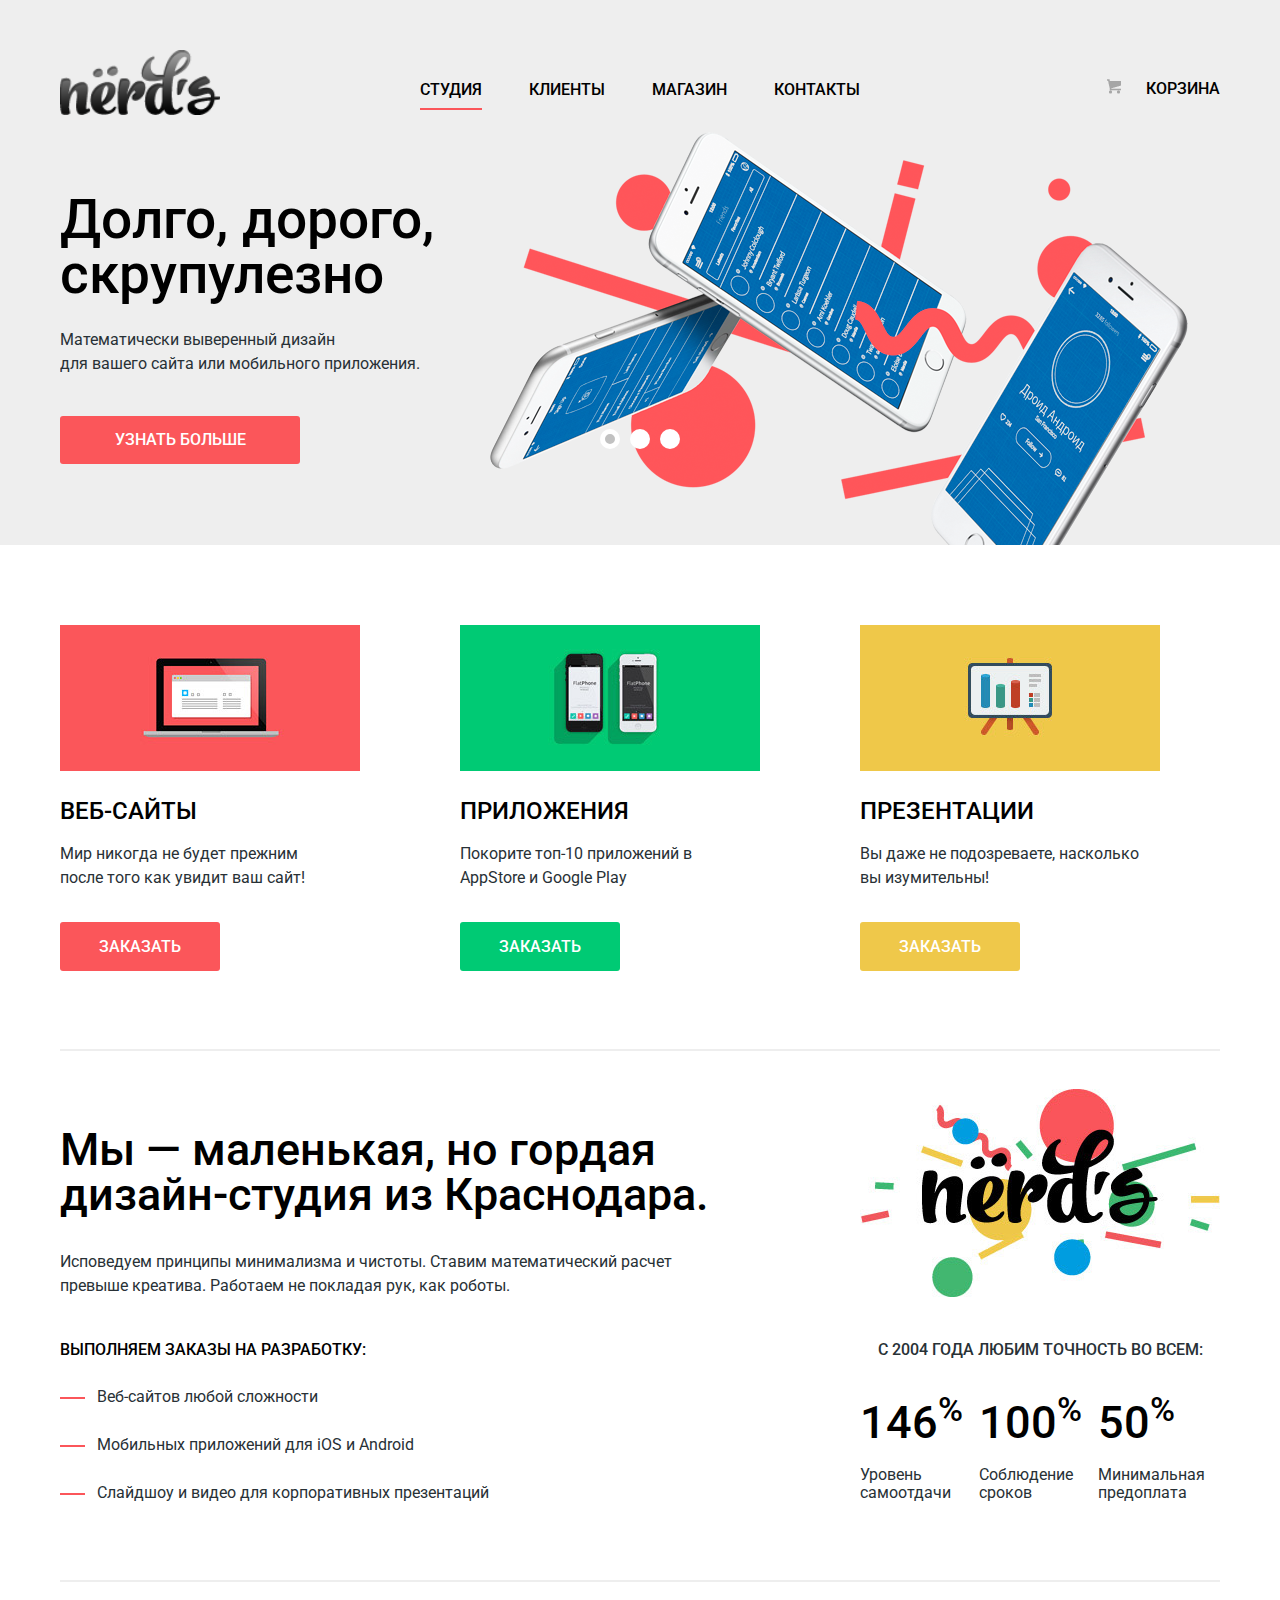
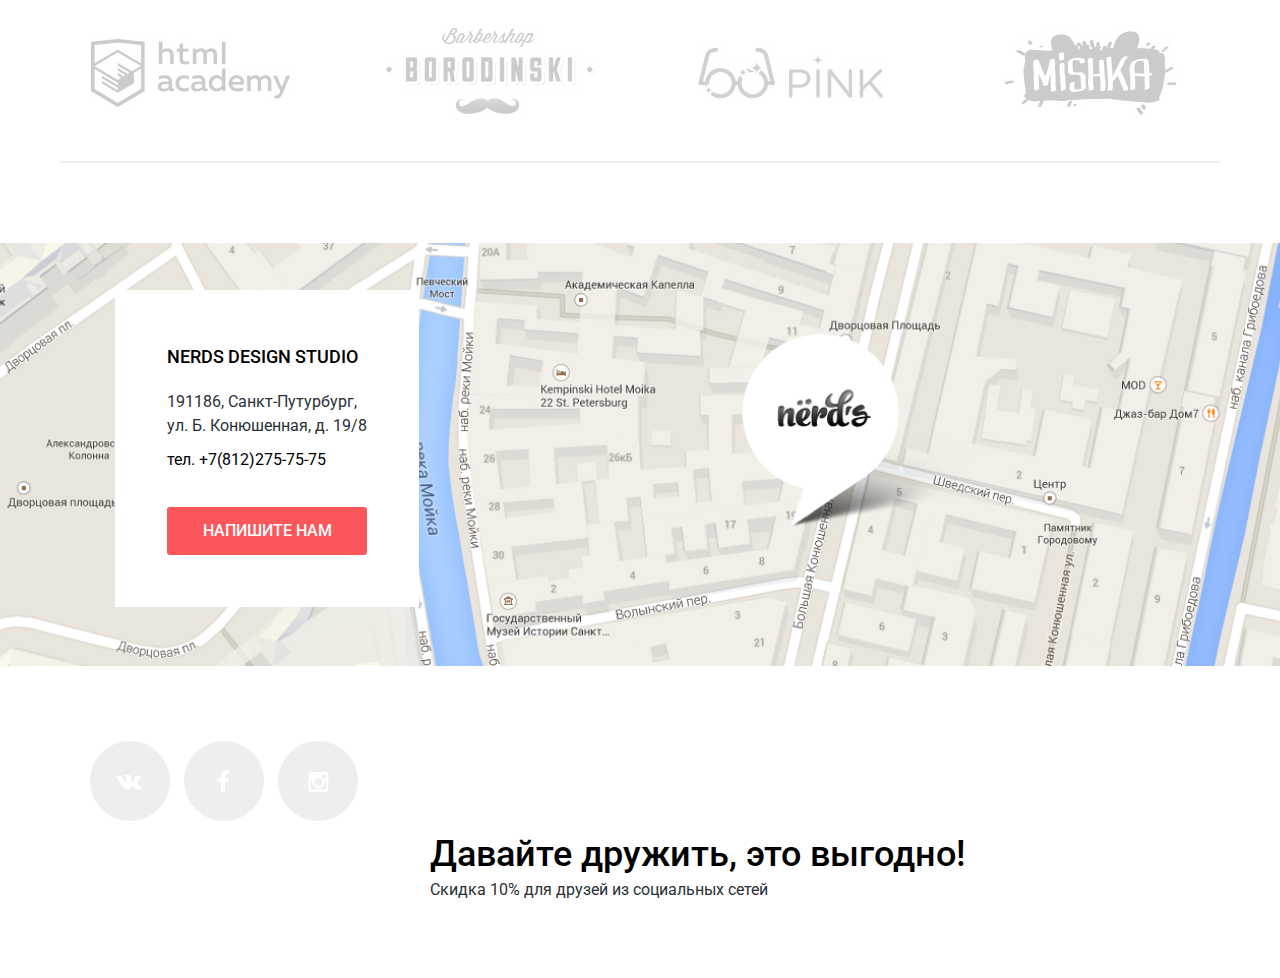
<file: index.html>
<!DOCTYPE html>
<html lang="ru">
<head>
  <meta charset="utf-8">
  <title>Nerds</title>
  <link href="https://fonts.googleapis.com/css?family=Roboto:400,500&subset=latin,cyrillic" rel="stylesheet">
  <link href="css/normalize.css" rel="stylesheet">
  <link href="css/style-min.css" rel="stylesheet">
</head>
<body>
  <header class="main-header">
    <div class="container">
      <div class="header-top clearfix">
        <div class="header-logo">
          <img src="img/logo.png" width="160" height="65" alt="logo nerds">
        </div>
        <nav class="main-menu">
          <ul>
            <li>
              <span class="active-page">Студия</span>
            </li>
            <li>
              <a href="#">Клиенты</a>
            </li>
            <li>
              <a href="catalog.html">Магазин</a>
            </li>
            <li>
              <a href="#">Контакты</a>
            </li>
          </ul>
        </nav>
        <div class="header-basket">
          <a href="#" class="icon">Корзина</a>
        </div>
      </div>
      <section class="slider">
        <input type="radio" id="btn-1" name="toggle" checked>
        <input type="radio" id="btn-2" name="toggle">
        <input type="radio" id="btn-3" name="toggle">
        <div class="slider-controls">
          <label for="btn-1"></label>
          <label for="btn-2"></label>
          <label for="btn-3"></label>
        </div>
        <div class="slides">
          <div class="slide">
            <div class="slide-text-1">
              <div class="slide-title">
                  Долго, дорого, скрупулезно
              </div>
              <p>Математически выверенный дизайн<br>
               для вашего сайта или мобильного приложения.</p>
              <a class="btn" href="#">Узнать больше</a>
            </div>
          </div>
          <div class="slide">
            <div class="slide-text-2">
              <div class="slide-title">
                Любим математику,
                как никто другой
              </div>
              <p>Никакого креатива, только математические формулы
              для расчета идеальных пропорций.
              </p>
              <a class="btn" href="#">Узнать больше</a>
            </div>
          </div>
          <div class="slide">
            <div class="slide-text-3">
              <div class="slide-title">
                  Только ночь,
                  только хардкор.
              </div>
              <p>Работать днем, как все? Мы против этого.
                Ближе к полуночи работа только начинается.</p>
              <a class="btn" href="#">Узнать больше</a>
            </div>
          </div>
        </div>
      </section>
    </div>
  </header>
  <main>
    <div class="container">
      <section class="main-services clearfix">
        <div class="service">
          <img src="img/services-1.jpg" width="300" height="146" alt="Веб-сайты">
          <div class="info">
            <h3>Веб-сайты</h3>
            <p>Мир никогда не будет прежним
              после того как увидит ваш сайт!</p>
            <a href="#" class="btn">Заказать</a>
          </div>
        </div>
        <div class="service">
          <img src="img/services-2.jpg" width="300" height="146" alt="Приложения">
          <div class="info">
            <h3>Приложения</h3>
            <p>Покорите топ-10 приложений
              в AppStore и Google Play</p>
            <a href="#" class="btn">Заказать</a>
          </div>
        </div>
        <div class="service">
          <img src="img/services-3.jpg" width="300" height="146" alt="Презентации">
          <div class="info">
            <h3>Презентации</h3>
            <p>Вы даже не подозреваете,
              насколько вы изумительны!</p>
            <a href="#" class="btn">Заказать</a>
          </div>
        </div>
      </section>
      <section class="about-us clearfix">
        <div class="column-left">
          <h2>Мы &#8212; маленькая, но гордая дизайн-студия из Краснодара.</h2>
          <p>Исповедуем принципы минимализма и чистоты. Ставим математический расчет превыше креатива. Работаем не покладая рук, как роботы.</p>
          <h3>Выполняем заказы на разработку:</h3>
          <ul>
            <li>Веб-сайтов любой сложности</li>
            <li>Мобильных приложений для iOS и Android</li>
            <li>Слайдшоу и видео для корпоративных презентаций</li>
          </ul>
        </div>
        <div class="column-right">
          <img src="img/main-logo.jpg" width="360" height="208" alt="nerds">
          <h3>С 2004 года любим точность во всем:</h3>
          <ul>
            <li>
              <span class="percent">146<sup>%</sup></span>
              <span class="text">Уровень самоотдачи</span>
            </li>
            <li>
              <span class="percent">100<sup>%</sup></span>
              <span class="text">Соблюдение сроков</span>
            </li>
            <li>
              <span class="percent">50<sup>%</sup></span>
              <span class="text">Минимальная предоплата</span>
            </li>
          </ul>
        </div>
      </section>
      <section class="main-brends clearfix">
        <a href="https://htmlacademy.ru">
          <img src="img/brend-1.jpg" width="199" height="68" alt="HTML Academy">
        </a>
        <a href="http://barbershop.websciurus.com/">
          <img src="img/brend-2.jpg" width="209" height="90" alt="Borodinski">
        </a>
        <a href="https://pink.ua/">
          <img src="img/brend-3.jpg" width="185" height="52" alt="Pink">
        </a>
        <a href="https://fuckomako.github.io/">
          <img src="img/brend-4.jpg" width="173" height="84" alt="Mishka">
        </a>
      </section>
    </div>
    <section class="main-contacts">
      <iframe src="https://www.google.com/maps/embed?pb=!1m18!1m12!1m3!1d1998.599104365163!2d30.320894616160455!3d59.938794181876176!2m3!1f0!2f0!3f0!3m2!1i1024!2i768!4f13.1!3m3!1m2!1s0x4696310fca5ba729%3A0xea9c53d4493c879f!2z0JHQvtC70YzRiNCw0Y8g0JrQvtC90Y7RiNC10L3QvdCw0Y8g0YPQuy4sIDE5LCDQodCw0L3QutGCLdCf0LXRgtC10YDQsdGD0YDQsywg0KDQvtGB0YHQuNGPLCAxOTExODY!5e0!3m2!1sru!2sua!4v1489349432621" width="100%" height="416" frameborder="0" style="border:0" allowfullscreen></iframe>
      <div class="contacts">
        <h3>Nerds design studio</h3>
        <p>
            191186, Санкт-Путурбург,<br>
            ул. Б. Конюшенная, д. 19/8
        </p>
        <a href="tel:+78122757575" class="phone">
            тел. +7(812)275-75-75
        </a>
        <a href="#" class="btn-contacts">Напишите нам</a>
      </div>
    </section>
    <section class="popup clearfix">
      <form action="#" method="post">
        <fieldset>
          <legend>Напишите нам</legend>
          <div class="left">
            <label for="name">Ваше имя:</label>
            <input type="text" name="name" id="name" required placeholder="Представьтесь, пожалуйста" autofocus>
          </div>
          <div class="right">
            <label for="email">Ваш e-mail:</label>
            <input type="email" name="email" id="email" required placeholder="Для отправки ответа" pattern="[a-z0-9._%+-]+@[a-z0-9.-]+\.[a-z]{2,4}$" >
          </div>
          <div class="message">
            <label for="message">Текст письма:</label>
            <textarea name="message" id="message" required placeholder="В свободной форме" rows="5"></textarea>
          </div>
          <input type="submit" value="Отправить" class="btn">
          <button type="button" class="icon btn-close">Закрыть</button>
        </fieldset>
      </form>
    </section>
  </main>
  <footer class="main-footer">
    <div class="container clearfix">
      <section class="social">
        <a href="https://vk.com" class="icon social-vk">Вконтакте</a>
        <a href="https://facebook.com" class="icon social-fb">Фейсбук</a>
        <a href="https://instagram.com" class="icon social-inst">Инстаграм</a>
      </section>
      <section class="footer-info">
        <h2>Давайте дружить, это выгодно!</h2>
        <p>Скидка 10% для друзей из социальных сетей</p>
      </section>
    </div>
  </footer>
  <script src="js/main-min.js"></script>
</body>
</html>
</file>
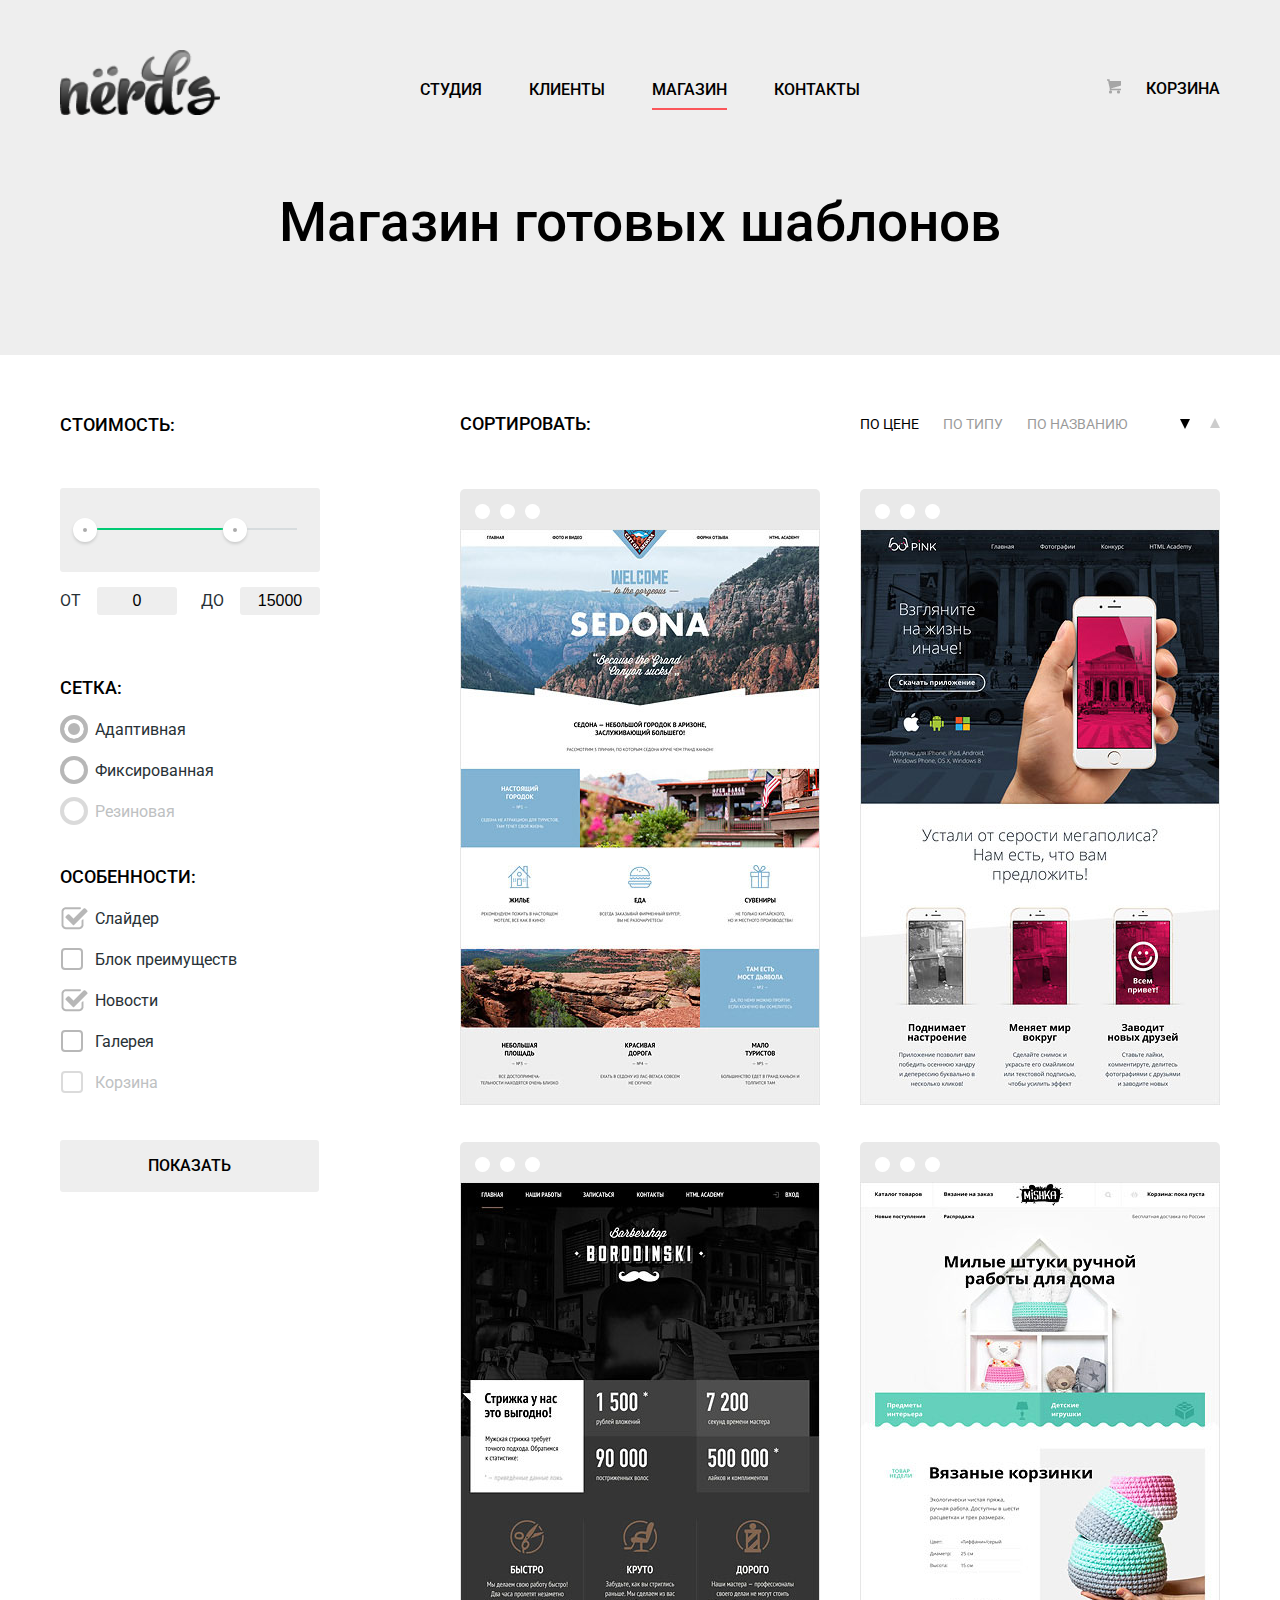
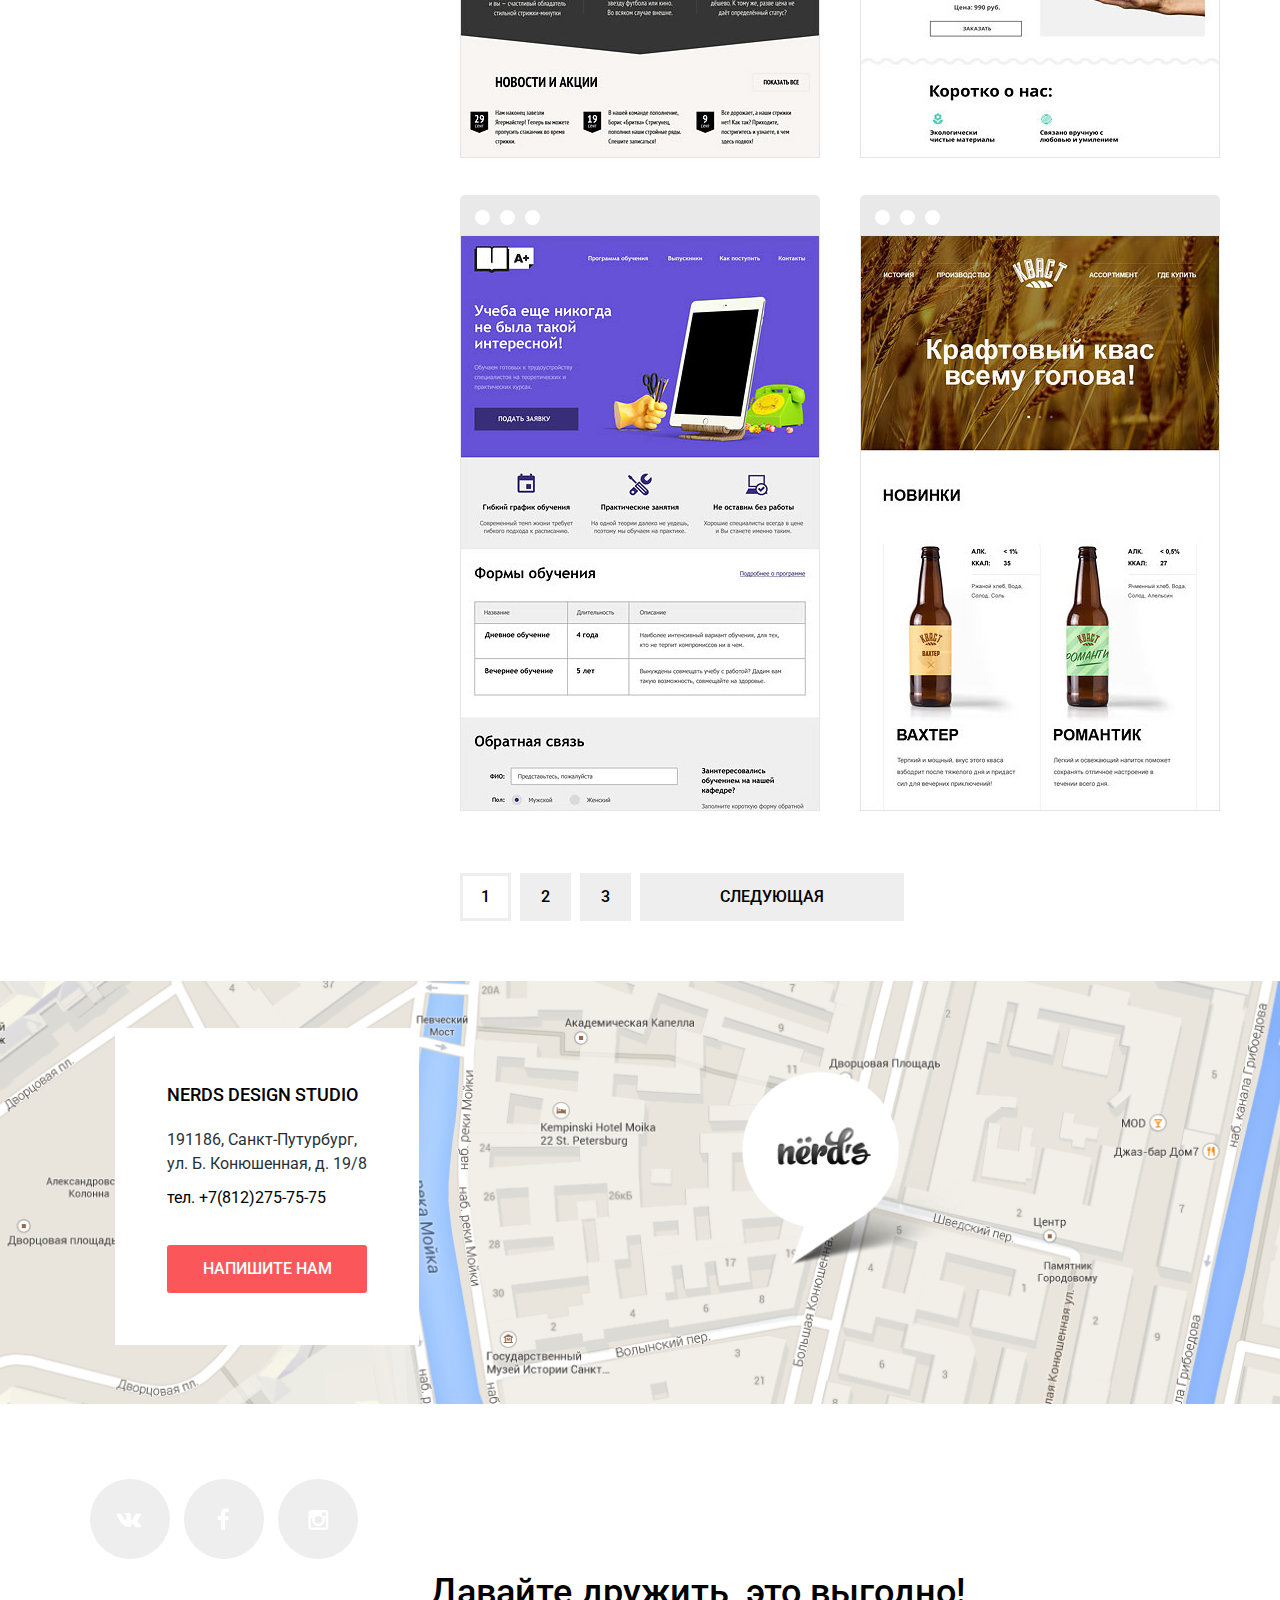
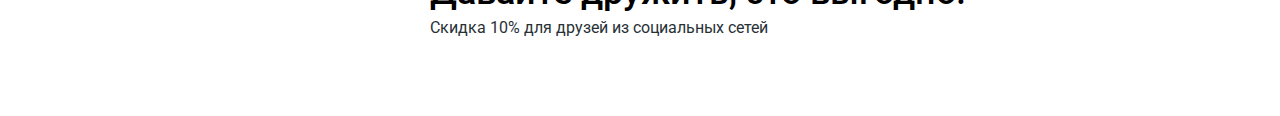
<file: catalog.html>
<!DOCTYPE html>
<html lang="ru">
<head>
	<meta charset="utf-8">
	<title>Nerd's: catalog</title>
  <link href="https://fonts.googleapis.com/css?family=Roboto:400,500&subset=latin,cyrillic" rel="stylesheet">
	<link href="css/normalize.css" rel="stylesheet">
	<link href="css/style-min.css" rel="stylesheet">
</head>
<body>
	<header class="main-header">
		<div class="container">
			<div class="header-top clearfix">
        <div class="header-logo">
          <a href="index.html" class="logo-link">
            <img src="img/logo.png" width="160" height="65" alt="logo nerds">
          </a>
        </div>
				<nav class="main-menu">
					<ul>
						<li>
							<a href="index.html">Студия</a>
						</li>
						<li>
							<a href="#">Клиенты</a>
						</li>
						<li>
							<span class="active-page">Магазин</span>
						</li>
						<li>
							<a href="#">Контакты</a>
						</li>
					</ul>
				</nav>
				<div class="header-basket">
					<a href="#" class="icon">Корзина</a>
				</div>
			</div>
			<h1>Магазин готовых шаблонов</h1>
		</div>
	</header>
	<main>
		<div class="container clearfix">
			<section class="content-left">
				<form action="#" method="get" oninput="ratemin.value=rangemin.value, ratemax.value=rangemax.value">
					<fieldset class="main-range">
						<legend>Стоимость:</legend>
						<div class="price-range">
              <div class="box-range">
                <div class="price-length">
                  <div class="min-value"></div>
                  <div class="max-value"></div>
                </div>
              </div>
            </div>
					  <div class="min-max">
  						<label for="min">От</label>
              <input type="text" name="min-price" id="min" value="0">
  						<label for="max">До</label>
              <input type="text" name="max-price" id="max" value="15000">
            </div>
					</fieldset>
					<fieldset class="main-radio">
						<legend>Сетка:</legend>
						<input type="radio" name="radio" id="radio-1" checked>
						<label for="radio-1">Адаптивная</label>
						<input type="radio" name="radio" id="radio-2">
						<label for="radio-2">Фиксированная</label>
						<input type="radio" name="radio" id="radio-3" disabled>
						<label for="radio-3">Резиновая</label>
					</fieldset>
					<fieldset class="main-checkbox">
						<legend>Особенности:</legend>
						<input type="checkbox" name="slide" id="check-1" checked>
						<label for="check-1">Слайдер</label>
						<input type="checkbox" name="block" id="check-2">
						<label for="check-2">Блок преимуществ</label>
						<input type="checkbox" name="news" id="check-3" checked>
						<label for="check-3">Новости</label>
						<input type="checkbox" name="gallery" id="check-4">
						<label for="check-4">Галерея</label>
						<input type="checkbox" name="basket" id="check-5" disabled>
						<label for="check-5">Корзина</label>
					</fieldset>
					<div class="main-btn">
						<button class="btn-form" type="submit">Показать</button>
					</div>
				</form>
			</section>
			<section class="content-right">
				<div class="main-sort clearfix">
          <span class="sort-txt">Сортировать:</span>
					<ul class="sort-list">
						<li>
							<a href="#" class="active">По цене</a>
						</li>
						<li>
							<a href="#">По типу</a>
						</li>
						<li>
							<a href="#">По названию</a>
						</li>
            <li class="rows-left row-active"></li>
            <li class="rows-right"></li>
					</ul>
				</div>
				<div class="gallery-product clearfix">
					<article class="product">
						<ul>
							<li></li>
							<li></li>
							<li></li>
						</ul>
						<div class="product-img">
							<a href="#">
								<img src="img/product-1.jpg" width="360" height="576" alt="Sedona">
							</a>
						</div>
						<div class="product-hidden">
							<h3>Sedona</h3>
							<p>Информационный сайт
              для туристов</p>
							<a href="#" class="btn">9 900 руб.</a>
						</div>
					</article>
					<article class="product">
						<ul>
							<li></li>
							<li></li>
							<li></li>
						</ul>
						<div class="product-img">
							<a href="#">
								<img src="img/product-2.jpg" width="360" height="576" alt="Pink">
							</a>
						</div>
						<div class="product-hidden">
							<h3>Pink app</h3>
							<p>Продуктовый лендинг
              приложения для iOS и Android</p>
							<a href="#" class="btn">9 900 руб.</a>
						</div>
					</article>
					<article class="product">
						<ul>
							<li></li>
							<li></li>
							<li></li>
						</ul>
						<div class="product-img">
							<a href="#">
								<img src="img/product-3.jpg" width="360" height="576" alt="Barbershop">
							</a>
						</div>
						<div class="product-hidden">
							<h3>Barbershop</h3>
							<p>Сайт салоны красоты.
              Для мужчин, да.</p>
							<a href="#" class="btn">9 900 руб.</a>
						</div>
					</article>
					<article class="product">
						<ul>
							<li></li>
							<li></li>
							<li></li>
						</ul>
						<div class="product-img">
							<a href="#">
								<img src="img/product-4.jpg" width="360" height="576" alt="Mishka">
							</a>
						</div>
						<div class="product-hidden">
							<h3>Mishka</h3>
							<p>Интернет-магазин
              вязаных игрушек</p>
							<a href="#" class="btn">9 900 руб.</a>
						</div>
					</article>
					<article class="product">
						<ul>
							<li></li>
							<li></li>
							<li></li>
						</ul>
						<div class="product-img">
							<a href="#">
								<img src="img/product-5.jpg" width="360" height="576" alt="A Plus">
							</a>
						</div>
						<div class="product-hidden">
							<h3>A Plus</h3>
							<p>Лендинг курсов повышения
              квалификации</p>
							<a href="#" class="btn">9 900 руб.</a>
						</div>
					</article>
					<article class="product">
						<ul>
							<li></li>
							<li></li>
							<li></li>
						</ul>
						<div class="product-img">
							<a href="#">
								<img src="img/product-6.jpg" width="360" height="576" alt="Kvast">
							</a>
						</div>
						<div class="product-hidden">
							<h3>Кваст</h3>
							<p>Промо-сайт производителя
              крафтового кваса</p>
							<a href="#" class="btn">9 900 руб.</a>
						</div>
					</article>
				</div>
				<ul class="pagination">
					<li>
						<span class="active">1</span>
					</li>
					<li>
						<a href="#">2</a>
					</li>
					<li>
						<a href="#">3</a>
					</li>
					<li>
						<a href="#" class="next">Следующая</a>
					</li>
				</ul>
			</section>
		</div>
		<section class="main-contacts">
      <iframe src="https://www.google.com/maps/embed?pb=!1m18!1m12!1m3!1d1998.599104365163!2d30.320894616160455!3d59.938794181876176!2m3!1f0!2f0!3f0!3m2!1i1024!2i768!4f13.1!3m3!1m2!1s0x4696310fca5ba729%3A0xea9c53d4493c879f!2z0JHQvtC70YzRiNCw0Y8g0JrQvtC90Y7RiNC10L3QvdCw0Y8g0YPQuy4sIDE5LCDQodCw0L3QutGCLdCf0LXRgtC10YDQsdGD0YDQsywg0KDQvtGB0YHQuNGPLCAxOTExODY!5e0!3m2!1sru!2sua!4v1489349432621" width="100%" height="416" frameborder="0" style="border:0" allowfullscreen></iframe>
      <div class="contacts">
        <h3>Nerds design studio</h3>
        <p>
          191186, Санкт-Путурбург,<br>
          ул. Б. Конюшенная, д. 19/8
        </p>
        <a href="tel:+78122757575" class="phone">
            тел. +7(812)275-75-75
        </a>
        <a href="#" class="btn-contacts">Напишите нам</a>
      </div>
    </section>
    <section class="popup clearfix">
      <form action="#" method="post">
        <fieldset>
          <legend>Напишите нам</legend>
          <div class="left">
            <label for="name">Ваше имя:</label>
            <input type="text" name="name" id="name" required placeholder="Представьтесь, пожалуйста" autofocus>
          </div>
          <div class="right">
            <label for="email">Ваш e-mail:</label>
            <input type="email" name="email" id="email" required placeholder="Для отправки ответа" pattern="[a-z0-9._%+-]+@[a-z0-9.-]+\.[a-z]{2,4}$" >
          </div>
          <div class="message">
            <label for="message">Текст письма:</label>
            <textarea name="message" id="message" required placeholder="В свободной форме" rows="5"></textarea>
          </div>
          <input type="submit" value="Отправить" class="btn">
          <button type="button" class="icon btn-close">Закрыть</button>
        </fieldset>
      </form>
    </section>
  </main>
  <footer class="main-footer">
    <div class="container clearfix">
      <section class="social">
        <a href="https://vk.com" class="icon social-vk">Вконтакте</a>
        <a href="https://facebook.com" class="icon social-fb">Фейсбук</a>
        <a href="https://instagram.com" class="icon social-inst">Инстаграм</a>
      </section>
      <section class="footer-info">
        <h2>Давайте дружить, это выгодно!</h2>
        <p>Скидка 10% для друзей из социальных сетей</p>
      </section>
    </div>
  </footer>
  <script src="js/main-min.js"></script>
</body>
</html>
</file>
<file: css/style-min.css>
body{min-width:1200px}.clearfix::after{content:"";display:block;clear:both}.container{margin:0 auto;max-width:1160px;padding:0 20px}@keyframes shift{0%{transform:translateX(-50%) translateY(-2000px)}50%{transform:translateX(-50%) translateY(30px)}70%{transform:translateX(-50%) translateY(-10px)}to{transform:translateX(-50%) translateY(0)}}body,p{font-family:"Roboto","Arial",sans-serif;font-size:16px;font-weight:400;line-height:24px;color:#283136}.icon{background-image:url(../img/sprite.png);background-repeat:no-repeat}.btn{padding:15px 50px;text-align:center;text-decoration:none;text-transform:uppercase;font-family:"Roboto","Arial",sans-serif;font-size:16px;font-weight:500;line-height:18px;background-color:#fb565a;border-radius:3px;color:#fff}.btn:hover{background-color:#e74246}.btn:active{color:#e37376;background-color:#d7373b;box-shadow:inset 0 3px 0 #c13135}button[type=button],input[type=submit]:focus{outline:none}button[type=button],input[type=submit]{border:none}.main-menu .active-page::after{content:"";position:absolute;top:33px;right:0;width:100%;height:2px;background-color:#fb565a}.main-header{padding-top:45px;margin-bottom:55px;background-color:#eee}.main-header a{text-decoration:none;font-weight:500}.header-top .active-page,.header-top a{font-family:"Roboto","Arial",sans-serif;font-size:16px;line-height:30px;font-weight:500;text-transform:uppercase;color:#000}.header-logo{float:left;width:160px;padding-top:5px}.main-menu{float:left;margin-left:200px;width:640px;padding-bottom:15px;padding-top:30px}.column-left ul,.main-menu ul{padding:0;margin:0}.main-menu li{position:relative;display:inline-block;margin-right:43px;vertical-align:bottom;font-size:0}.main-menu li:last-child{margin-right:0}.main-menu a{font-size:16px;line-height:30px}.header-basket{float:right;width:160px;margin-top:29px;margin-right:0;text-align:right}.header-basket a::before{content:"";display:inline-block;width:15px;height:15px;margin-right:30px;background:#eee no-repeat 0 1}.header-basket:hover a,.main-menu li:hover a{color:#fa6064}.header-basket:active a,.main-menu li:active a{color:#a6a6a6}.slider{position:relative;width:100%;height:423px;margin:0 auto}.slider .slide-title{font-size:55px;line-height:55px;font-weight:500}.slide-text-3 .slide-title{padding-right:10px}.slider .slide-text-2 p{padding-right:100px}.slider .slide-text-3 p{padding-right:170px}.slider input[type=radio]{position:absolute;opacity:0}.slider-controls{position:absolute;bottom:106px;left:50%;z-index:20;width:200px;height:10px;margin-left:-100px;text-align:center}.slider-controls label{display:inline-block;vertical-align:top;width:10px;height:10px;margin:0 3px;background:#fff;border:5px solid #fff;border-radius:50%;cursor:pointer}#btn-1:checked~.slider-controls label[for=btn-1],#btn-2:checked~.slider-controls label[for=btn-2],#btn-3:checked~.slider-controls label[for=btn-3]{background:#c1c1c1}.slide{position:absolute;top:0;left:0;width:100%;height:100%;background-position:bottom right;overflow:hidden}.slide-text-1{width:537px;padding-top:70px;padding-bottom:80px;color:#283136}.slide-text-2,.slide-text-3{width:535px;padding-top:70px;padding-bottom:80px}.slide .btn,.slide-title{font-size:36px;line-height:36px;font-weight:500;color:#000}.slide p{margin:0;padding:26px 0 40px}.slide .btn{display:block;width:240px;padding:15px 0;font-size:16px;line-height:18px;color:#fff;text-transform:uppercase;text-align:center;text-decoration:none;background:#fb565a;border-radius:3px}.slide .btn:hover{background-color:#d6494d}.slide .btn:active{background-color:#b63538}.slide:nth-child(1){background:url(../img/slide-1.png) no-repeat 93% 10px}.slide:nth-child(2){background:url(../img/slide-2.png) no-repeat bottom right}.slide:nth-child(3){background:url(../img/slide-3.png) no-repeat bottom right}.main-checkbox input,.main-radio input,.slide{display:none}#btn-1:checked~.slides .slide:nth-child(1),#btn-2:checked~.slides .slide:nth-child(2),#btn-3:checked~.slides .slide:nth-child(3){display:block}.main-services{padding-top:25px;padding-bottom:90px}.service{float:left;margin-right:100px;width:300px}.service:last-of-type{float:right;margin-right:60px}.service .info{padding-top:18px}.service .info h3{margin:0;font-family:"Roboto","Arial",sans-serif;font-size:24px;line-height:30px;font-weight:500;text-transform:uppercase;color:#000}.service .info p{margin:16px 0 45px;padding-right:17px}.service .info .btn{padding:15px 39px}.service:nth-of-type(2) .info .btn{background-color:#00ca74}.service:nth-of-type(2) .info .btn:hover{background-color:#00bc6c}.service:nth-of-type(2) .info .btn:active{background-color:#00aa62;box-shadow:inset 0 3px 0 #009958}.service:nth-of-type(3) .info .btn{background-color:#efc84a}.service:nth-of-type(3) .info .btn:hover{background-color:#eab534}.service:nth-of-type(3) .info .btn:active{background-color:#e5a722;box-shadow:inset 0 3px 0 #ce961f}.about-us{padding-top:38px;padding-bottom:75px;border-top:2px solid #eee}.column-left{float:left;width:680px;margin-right:120px}.column-left h2,.column-left h3{margin-top:38px;margin-bottom:33px;font-family:"Roboto","Arial",sans-serif;font-size:45px;line-height:45px;font-weight:500;color:#000}.column-left h3{margin-top:40px;margin-bottom:23px;font-size:16px;line-height:24px;text-transform:uppercase}.column-left li{position:relative;margin-bottom:24px;margin-left:37px;list-style:none}.column-left li:last-child,.main-checkbox label:last-child,.main-radio label:last-child{margin-bottom:0}.column-left ul li::before{content:"";position:absolute;display:block;top:50%;left:-37px;width:25px;height:2px;background-color:#fb565a}.column-right{float:right;width:360px}.column-right h3{margin-top:34px;text-align:center;font-size:16px;line-height:24px;font-weight:500;text-transform:uppercase;padding-bottom:40px}.column-right ul{margin:0;padding:0}.column-right li{display:inline-block;vertical-align:top;width:100px;margin-right:15px;font-size:0;list-style:none}.column-right li:last-child,.main-brends a:last-child,.main-sort li:last-child{margin-right:0}.column-right li .percent{display:block;font-size:45px;line-height:10px;font-weight:500;color:#000}.column-right li .text{display:block;padding-top:38px;font-size:16px;line-height:18px;font-weight:400;color:#283136}.main-brends{padding-top:46px;padding-bottom:31px;margin-bottom:80px;border-top:2px solid #eee;border-bottom:2px solid #eee}.main-brends a,.social a{display:inline-block;font-size:0}.main-brends a{vertical-align:middle;text-align:center;width:260px;margin-right:36px}.main-brends img{opacity:.2}.main-brends img:hover,.main-radio label:hover::before{opacity:1}.main-brends img:active{opacity:.1}.main-contacts{position:relative;display:block;width:100%;min-height:416px;background-color:#eee;background-image:url(../img/map.png);background-repeat:no-repeat;background-position:center;background-size:cover}.contacts{position:absolute;top:11%;left:9%;padding:52px;background-color:#fff}.btn-contacts,.contacts h3{text-transform:uppercase;font-family:"Roboto","Arial",sans-serif;font-weight:500}.contacts h3{margin:0 0 18px;font-size:18px;line-height:30px;color:#000}.contacts p{margin-bottom:10px}.btn-contacts,.contacts .phone{color:#000;text-decoration:none}.btn-contacts{display:block;width:100%;padding:15px 0;margin-top:35px;text-align:center;font-size:16px;line-height:18px;background-color:#fb565a;border-radius:3px;color:#fff}.btn-contacts:hover{background-color:#e74246}.btn-contacts:active{color:#e37376;background-color:#d7373b;box-shadow:inset 0 3px 0 #c13135}.main-footer{padding:70px}.social{float:left;width:360px}.social a{margin-right:10px;width:80px;height:80px;border-radius:50%;background-color:#eee}.social a:last-of-type{margin-right:0}.social .social-vk{width:26;height:15;background-position:26px -72px;opacity:1}.social .social-fb{width:12;height:22;background-position:26px -130px;opacity:1}.social .social-inst{width:21;height:21;background-position:27px -190px}.social a:hover{background-color:#e74246}.social a:active{background-color:#d7373b}.footer-info{float:right;width:760px;margin-left:40px;padding-top:15px}.footer-info h2{margin:0;font-size:36px;line-height:36px}.footer-info p{margin:6px 0}.logo-link img:hover{opacity:.8}.logo-link img:active{opacity:.3}.content-left legend,.footer-info h2,.main-header h1{font-family:"Roboto","Arial",sans-serif;font-weight:500;color:#000}.main-header h1{margin:0;padding-top:70px;padding-bottom:105px;text-align:center;font-size:55px;line-height:55px}.content-left{float:left;width:260px}.content-left fieldset,.popup fieldset{padding:0;margin:0;border:none}.content-left legend{margin-bottom:15px;font-size:18px;line-height:30px;text-transform:uppercase}.main-checkbox legend,.main-radio legend{padding-top:58px}.main-range legend{margin-bottom:48px}.price-range{display:block;width:250px;padding:5px;margin-bottom:15px;background-color:#eee;border-radius:3px}.box-range,.price-length{position:relative;display:block}.box-range{padding-top:2px;padding-bottom:2px;margin:25px 13px;height:20px}.price-length{margin:8px 5px;height:2px;background-color:#d7dcde}.price-length::before{content:"";position:absolute;top:0;left:0;display:block;width:70%;height:2px;background-color:#00ca74}.max-value,.min-value{position:absolute;top:-10px;display:block;width:4px;height:4px;border-radius:50%;background-color:#ababab;border:10px solid #fff;box-shadow:0 2px 3px #cccdcd;cursor:pointer}.min-value{left:-10px}.max-value{right:50px}.min-max label{margin-right:12px;font-size:16px;line-height:22px;text-transform:uppercase}.min-max input[type=text]{width:80px;padding:5px 0;text-align:center;background-color:#eee;border:none;border-radius:3px;outline:none}.min-max input:hover{box-shadow:inset 1px 1px 0 #b4b9bb,inset -1px 1px 0 #b4b9bb,inset 0 -1px 0 #b4b9bb}.min-max input:focus{box-shadow:inset 1px 1px 0 #000,inset -1px 1px 0 #000,inset 0 -1px 0 #000}.min-max input[id=min]{margin-right:20px}.main-checkbox label,.main-radio label{position:relative;display:block;margin-bottom:17px;margin-left:35px}.main-radio label::before{content:"";position:absolute;top:-3px;left:-35px;width:20px;height:20px;background-color:#fff;border-radius:50%;border:4px solid #4d4d4d;opacity:.4;cursor:pointer}.main-radio input:checked+label:before{background-color:#4d4d4d;border:4px solid #4d4d4d;box-shadow:inset 0 0 0 4px #fff}.content-left label:hover{color:#000}.content-left input:disabled+label{color:#bec1c2}.content-left input:disabled+label:before{opacity:.2;cursor:default}.main-checkbox label::before{content:"";position:absolute;top:0;left:-34px;width:18px;height:18px;border:2px solid #4d4d4d;border-radius:4px;opacity:.4;cursor:pointer}.content-left .main-checkbox{margin-top:-20px}.main-checkbox input:checked+label::before{width:27px;height:23px;border:none;background-image:url(../img/sprite.png);background-position:0 -48px;opacity:.4}.main-checkbox label:hover::before,.popup fieldset .btn-close:hover{opacity:1}.main-checkbox input:checked+label:hover::before{opacity:1}.content-left .main-btn{margin-top:45px}.main-btn .btn-form,.main-sort .sort-txt{line-height:18px;font-weight:500;text-transform:uppercase;color:#000}.main-btn .btn-form{padding:17px 88px;text-align:center;font-family:"Roboto","Arial",sans-serif;background-color:#eee;border:none;border-radius:3px;outline:none;font-size:16px}.main-btn .btn-form:hover{background-color:#dfdfdf}.main-btn .btn-form:active{color:#959595;background-color:#d5d5d5;box-shadow:inset 0 3px 0 #bfbfbf}.content-right{position:relative;float:right;width:760px;margin-left:140px}.main-sort{position:relative;width:100%;margin-top:5px}.main-sort .sort-txt{display:block;float:left;width:160px;margin-right:240px;font-size:18px}.main-sort ul{position:relative;float:left;width:360px;margin:0;padding:0}.main-sort li{display:inline-block;margin-right:20px;vertical-align:middle;font-size:0;list-style:none}.main-sort li:nth-child(3){margin-left:0}.main-sort a{font-size:14px;line-height:18px;font-weight:400;text-transform:uppercase;text-decoration:none;color:#000;opacity:.4}.sort-list a.active,.sort-rows li.active{opacity:1;cursor:default}.rows li:hover:not(.active),.rows-left:hover:not(.row-active),.rows-right:hover:not(.row-active),.sort-list a:hover:not(.active){opacity:.6}.sort-list .rows-left,.sort-list .rows-right{position:absolute;width:0;height:0;border:5px solid transparent;opacity:.2;cursor:pointer}.sort-list .rows-left{border-top:10px solid #000;right:10px;top:4px}.sort-list .rows-right{top:-2px;right:0;border-bottom:10px solid #000}.main-sort .row-active{opacity:1;cursor:default}.gallery-product{margin-top:48px}.product{position:relative;float:left;width:360px}.product:not(:nth-of-type(1)):not(:nth-of-type(2)){margin-top:30px}.product:not(:nth-of-type(2n)){margin-right:40px}.product ul{margin:0;padding:15px 0 25px;width:100%;background-color:#e9e9e9;border-radius:5px 5px 0 0}.product li{float:left;content:"";width:15px;height:15px;margin-left:10px;border-radius:50%;background-color:#fff;list-style:none;cursor:pointer}.product li:first-child{margin-left:15px}.product:hover .product-hidden{display:block}.product:hover{box-shadow:0 1px 5px #d1d1d1,-1px 1px 5px #d1d1d1,1px 1px 5px #d1d1d1}.product:hover ul{background-color:#4d4d4d}.product-hidden,.product-hidden h3{font-family:"Roboto","Arial",sans-serif}.product-hidden{position:absolute;display:none;bottom:0;padding:30px 60px 50px;text-align:center;background-color:#eee;font-size:16px;line-height:18px;font-weight:400;color:#666}.product-hidden h3{margin:0;font-size:18px;line-height:30px;font-weight:500;text-transform:uppercase;color:#000}.product-hidden p{padding:0 5px 30px}.product-hidden .btn{padding:15px 60px}.pagination{margin:55px 0 60px;padding:0}.pagination ul{padding:0;margin:0}.pagination li{display:inline-block;margin-right:5px;vertical-align:middle;font-size:0;list-style:none}.pagination .active,.pagination a{display:block;padding:12px 18px;font-size:16px;line-height:18px;font-weight:500;text-align:center;text-decoration:none;text-transform:uppercase;color:#000;background-color:#eee;border:3px solid #eee}.pagination .active{background-color:#fff;cursor:default}.pagination .next{width:222px}.pagination a:not(.active):hover{background-color:#dbdbdb;border:3px solid #dbdbdb}.pagination a:not(.active):active{background-color:#dbdbdb;border-top:3px solid #bfbfbf}.popup{position:fixed;display:none;top:10%;left:50%;width:760px;padding:60px 100px 85px;background-color:#fff;box-shadow:0 20px 40px 0 rgba(0,1,1,.75);z-index:30;transform:translateX(-50%)}.popup-show{display:block;animation-name:shift;animation-duration:.6s}.popup fieldset label,.popup fieldset legend{font-family:"Roboto","Arial",sans-serif;font-weight:500;color:#000}.popup fieldset legend{padding:0;margin:60px 0 40px;text-transform:uppercase;font-size:45px;line-height:45px}.popup fieldset label{font-size:16px;line-height:18px}.popup .message textarea,.popup fieldset input[type=email],.popup fieldset input[type=text]{width:330px;padding:15px 0 15px 15px;margin-top:10px;border:2px solid #d7dcde;outline:none}.popup .left{float:left;width:360px;margin-right:40px}.popup .right{float:right;width:360px}.popup .message{padding-top:32px;clear:both}.popup .message textarea{width:730px}.popup fieldset .btn{margin-top:45px;border:none}.popup fieldset .btn-close{content:"";position:absolute;top:78px;right:90px;display:block;width:21px;height:21px;font-size:0;background-repeat:no-repeat;background-position:-3px -21px;background-color:#fff;opacity:.3;cursor:pointer}.popup fieldset input:not(.btn):hover,.popup fieldset textarea:hover{border:2px solid #b4b9bb}.popup fieldset input:not(.btn):focus,.popup fieldset textarea:focus{border:2px solid #000}.popup fieldset .btn-close:active{opacity:.1}.popup fieldset input:invalid{border:2px solid #e74246}
</file>
